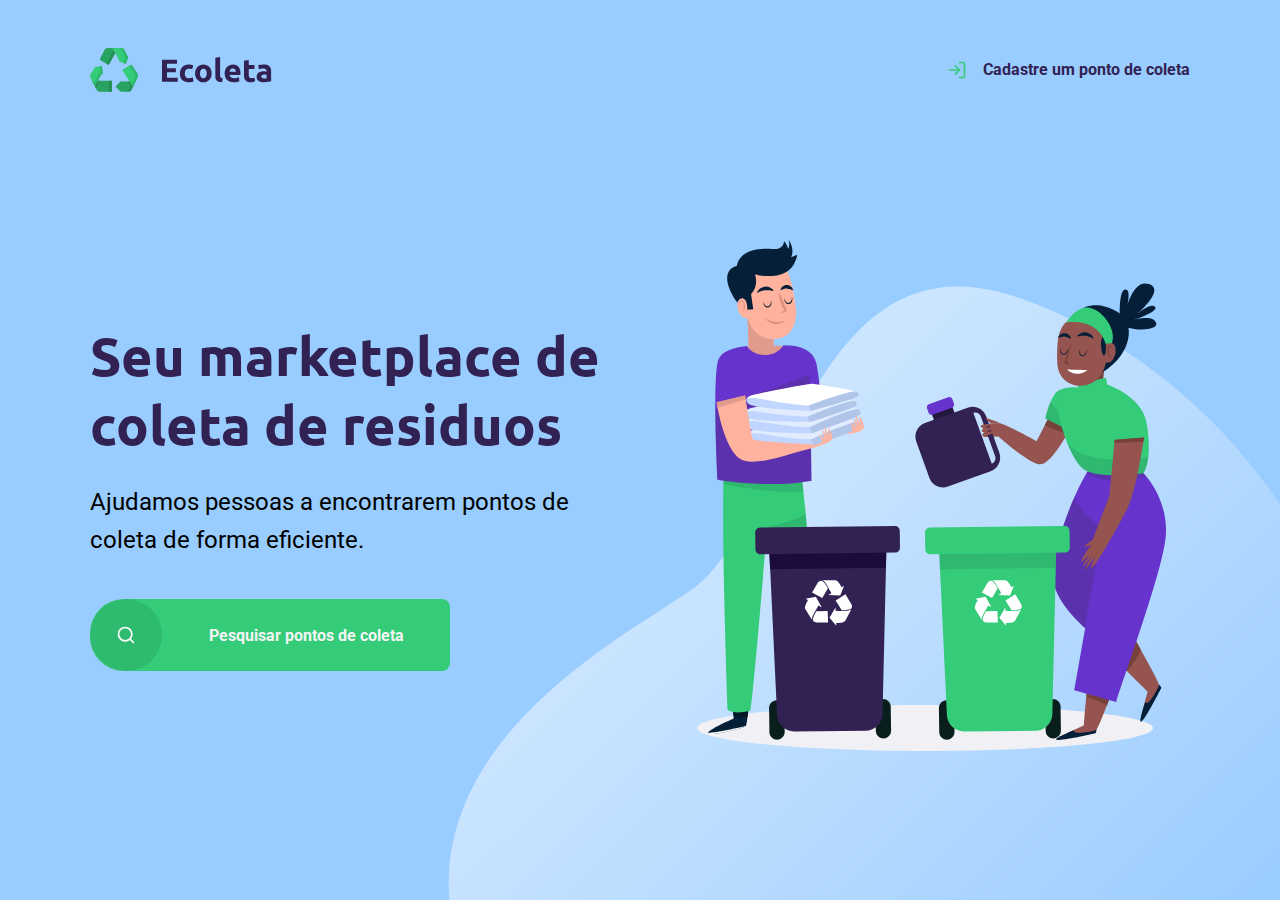
<file: index.html>
<!DOCTYPE html>
<html lang="pt_br">
<head>
    <meta charset="UTF-8">
    <meta name="viewport" content="width=device-width, initial-scale=1.0">
    <title>Ecoleta</title>

    
    <link href="https://fonts.googleapis.com/css2?family=Roboto&family=Ubuntu:wght@700&display=swap" rel="stylesheet">

    
    <link rel="stylesheet" href="/styles/main.css">
    <link rel="stylesheet" href="/styles/home.css">
    <link rel="stylesheet" href="/styles/modal.css">
    <link rel="stylesheet" href="/styles/responsive.css">
    
</head>
<body>

    <div id="page-home">

        <div class="content">

            <header>
                <img src="/assets//logo.svg" alt="Logomarca">
                <a href="/create-point.html">
                    <span></span> 
                    Cadastre um ponto de coleta 
                </a>
            </header>

            <main>
                <h1>Seu marketplace de coleta de residuos</h1>
    
    
                <p>Ajudamos pessoas a encontrarem pontos de coleta de forma eficiente.</p>
    
                <a href="#"><span></span><strong>Pesquisar pontos de coleta</strong></a>
            
            </main>
             
        
        </div>

    </div>

   
    <div id="modal" class="hide">
        <div class="content">
            <div class="header">
                <h1>Pontos de Coleta</h1>
                <a href="">Fechar</a>
            </div>
            <form action="/search-results.html">
                <label for="search">Cidade</label>
                <div class="search field">
                    <input type="text" name = search placeholder="Digite a cidade">
                    <button>
                        <img src="/assets/search.svg" alt="Buscar">
                    </button>
                </div>
            </form>
        </div>
    </div>

    <script src="scripts/index.js"></script>
</body>
</html>
</file>
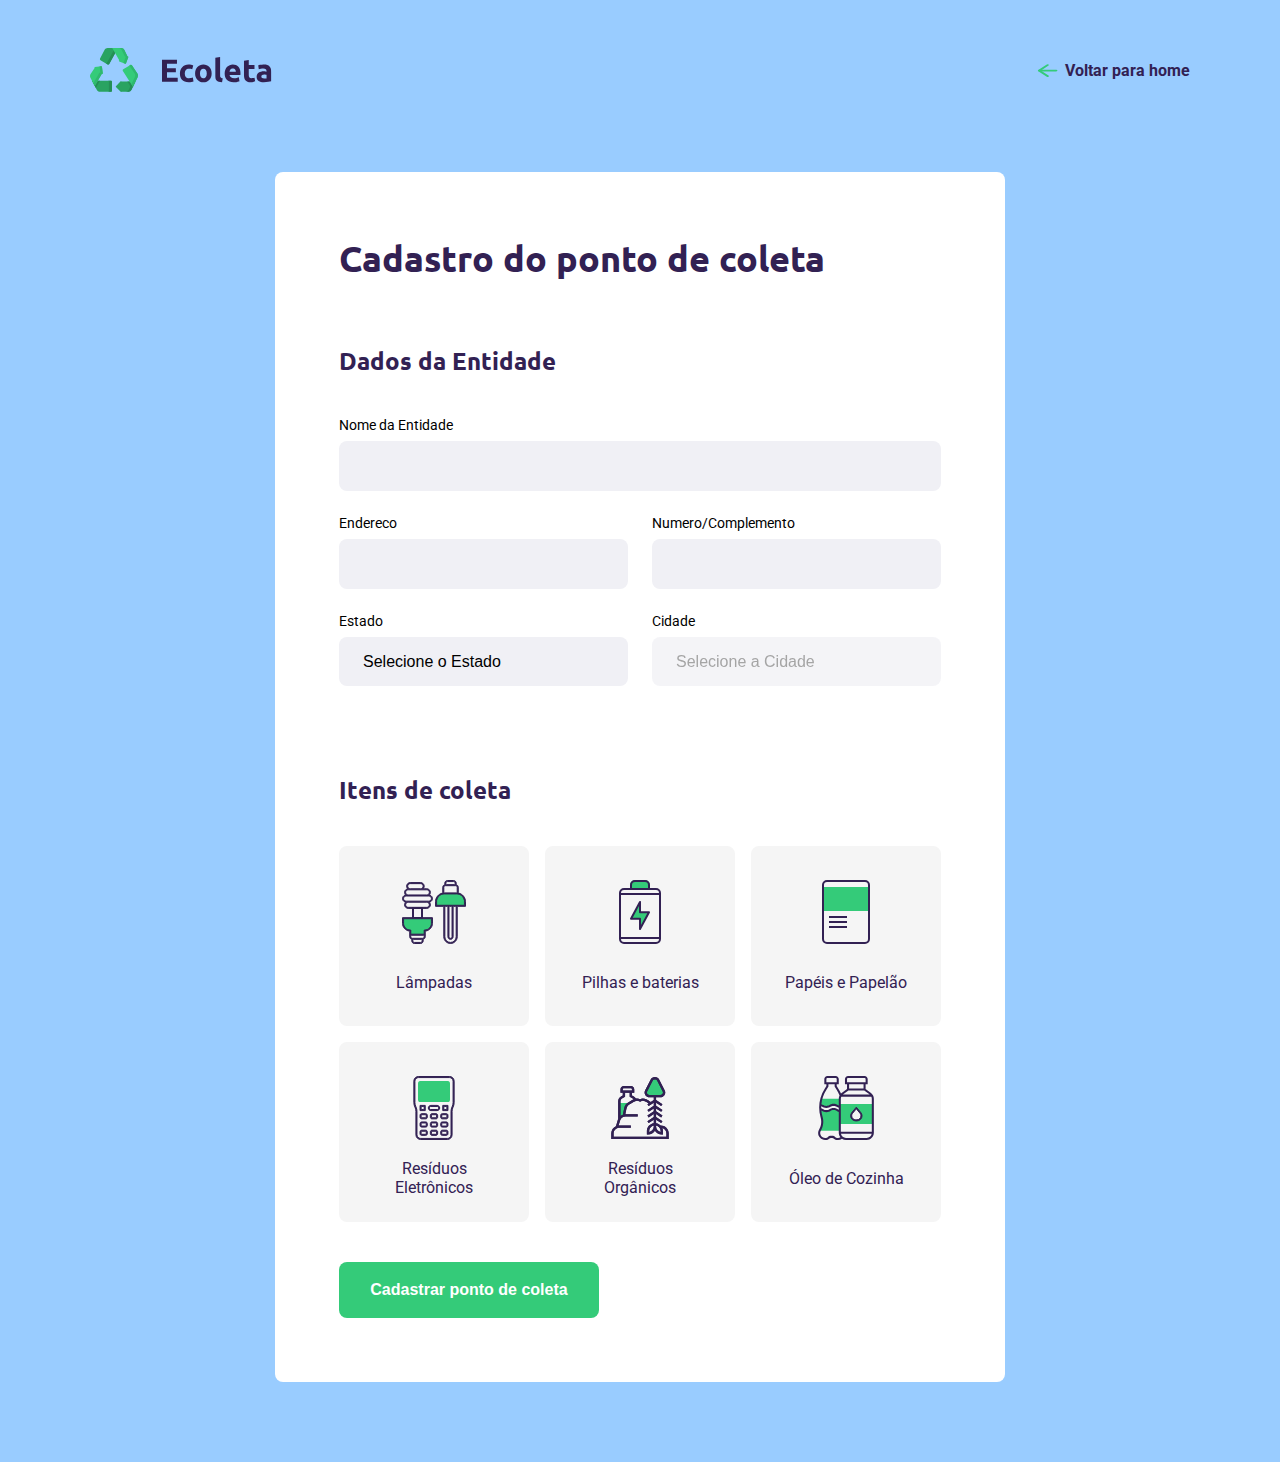
<file: create-point.html>
<!DOCTYPE html>
<html lang="pt_br">

<head>
    <meta charset="UTF-8">
    <meta name="viewport" content="width=device-width, initial-scale=1.0">
    <title>Criar um ponto de coleta</title>

    
    <link href="https://fonts.googleapis.com/css2?family=Roboto&family=Ubuntu:wght@700&display=swap" rel="stylesheet">

    
    <link rel="stylesheet" href="/styles/main.css">
    <link rel="stylesheet" href="/styles/create-point.css">
    <link rel="stylesheet" href="/styles/responsive.css">
    
</head>
<body>
  
    <div id="page-create-point">
        
        <header>
            <img src="/assets//logo.svg" alt="Logomarca">
            <a href="/index.html">
                <span></span> 
                Voltar para home 
            </a>
        </header>

        <form action="">

            <h1>Cadastro do ponto de coleta</h1>

            <fieldset>
                <legend>
                    <h2>Dados da Entidade</h2>
                </legend>

                <div class="field">
                    <label for="name">Nome da Entidade</label>
                    <input type="text" name="name" required>
                </div>

                <div class="field-group">
                    <div class="field">
                        <label for="address">Endereco</label>
                        <input type="text" name="address" required>
                    </div>  
                    <div class="field">
                        <label for="address2">Numero/Complemento</label>
                        <input type="text" name="address2" required>
                    </div>
                </div>
                    <div class="field-group">
                        
                        <div class="field">
                            
                            <label for="state">Estado</label> 
                            <select name="uf" required>
                                <option value="">Selecione o Estado</option>
                            </select>


                            <input type="hidden" name="state">
                        
                        </div>

                        <div class="field">
                            
                            <label for="city">Cidade</label>
                            <select name="city" disabled required>
                                <option value="">Selecione a Cidade</option>
                            </select>
                        
                        </div>
                    </div>
            </fieldset>

            <fieldset>
                <legend>
                    <h2>Itens de coleta</h2>
                </legend>

                <div class="items-grid">
                    <li data-id ="1">
                        <img src="assets/lampadas.svg" alt="Lâmpadas">
                        <span>Lâmpadas</span>
                    </li>

                    <li data-id ="2">
                        <img src="assets/baterias.svg" alt="Pilhas e baterias">
                        <span>Pilhas e baterias</span>
                    </li>

                    <li data-id ="3">
                        <img src="assets/papeis-papelao.svg" alt="Papéis e Papelão">
                        <span>Papéis e Papelão</span>
                    </li>

                    <li data-id ="4">
                        <img src="assets/eletronicos.svg" alt="Resíduos Eletrônicos">
                        <span>Resíduos Eletrônicos</span>
                    </li>

                    <li data-id ="5">
                        <img src="assets/organicos.svg" alt="Resíduos Orgânicos">
                        <span>Resíduos Orgânicos</span>
                    </li>

                    <li data-id ="6">
                        <img src="assets/oleo.svg" alt="Óleo de Cozinha">
                        <span>Óleo de Cozinha</span>
                    </li>
                </div>

                <input type="hidden" name="items">
            </fieldset>
            <button type="submit">Cadastrar ponto de coleta</button>
        </form>
    
    </div>
  <script src="/scripts/create-point.js"></script>
</body>
</html>
</file>
<file: styles/main.css>
:root {
    --title-color: #322153;
    --primary-color: #34cb79
}

* {
    margin: 0;
    padding: 0;
    box-sizing: border-box;
}


html{
    font-family: Roboto, sans-serif;
}

body {
    background: #99ccff;

    -webkit-font-smoothing: antialised;
}

a {
    text-decoration: none;
}

h1, h2, h3, h4, h5, h6 {
    font-family: Ubuntu, sans-serif;
    color: var(--title-color);
}

/* BOX MODEL 
Modelo de caixa
Toda caixa tem largura altura, espacamento,preenchimentos,
bordas,cor,fundo, maneira que eh vista pelo html (display)
Alinhamentos
*/
</file>
<file: styles/home.css>
#page-home {
    height: 100vh;

    background: url('../assets/home-background.svg') no-repeat;
    background-position: 35vw bottom;
}



#page-home .content {
    width: 90%;
    max-width: 1100px;
    height: 100%;

    margin: 0 auto;

    display: flex;
    flex-direction: column;
}


#page-home header {
    display: flex;
    align-items: center;
    justify-content: space-between;
    margin-top: 48px;
}

#page-home header a {
    display: flex;

    color: var(--title-color);
    font-weight: 700;
}

#page-home header a span {
    margin-right: 16px;
    display: flex;

    background-image: url('../assets/log-in.svg');

    width: 20px;
    height: 20px;
}

#page-home main {
    max-width: 560px;

    flex: 1;
    
    display: flex;
    flex-direction: column;
    justify-content: center;
}

#page-home main h1 {
    font-size: 54px;
    
}

#page-home main p {
    font-size: 24px;
    line-height: 38px;


    margin-top: 24px;
    margin-right: 50px;
}

#page-home main a {
    width: 100%;
    max-width: 360px;
    height: 72px;

    border-radius: 8px;
    border-bottom-left-radius: 34px;
    border-top-left-radius: 34px;
    margin-top: 40px;
    
    display: flex;
    align-items: center;

    background: var(--primary-color);

    transition: 500ms;
  
}

#page-home main a:hover {
    background-color: #2fb86e;
}

#page-home main a span {
    width: 72px;
    height: 72px;

    display: flex;
    align-items: center;
    justify-content: center;

    border-radius: 100%;
    
    background-color: rgba(0, 0, 0, 0.08);
}

#page-home main a span::after {
    content: "";
    background-image: url('../assets/search.svg');

    width: 20px;
    height: 20px;

}

#page-home main a strong {
    flex: 1;
    color: whitesmoke;

    text-align: center;
}
</file>
<file: styles/modal.css>
#modal {
    background-color: #0E0A14ef;
    height: 100vh;
    width: 100vw;

    position: fixed;
    top: 0;

    display: flex;
    justify-content: center;
    align-items: center; 

    transition: 400ms;
}  
#modal.hide {
    display: none;
}

#modal .content {
    color: white;

    width: 420px;
}

#modal .header {
    display: flex;
    align-items: center;
    justify-content: space-between;
    margin-bottom: 48px;
} 

#modal .header a {
    background-image: url("/assets/x.svg");
    
    width: 20px;
    height: 20px;

    display: flex;

    font-size: 0.01px;
}

#modal .header h1 {
    color: white;

    font-size: 36px;
    line-height: 42px;

    
}

#modal form label {
    font-size: 14px;
    line-height: 16px;

    display: block;

    margin-bottom: 8px;

}

#modal form .field {
    display: flex;
}

#modal form input {
    flex: 1;
    background-color: #f0f0f5;

    border-radius: 8px 0 0 8px;
    border: 0;
    
    padding: 16px 24px;
    
    font-size: 16px;
    color: #6c6c80;
}

#modal form button {
    width: 72px;
    height: 72px;

    background-color: var(--primary-color);

    border: 0;
    border-radius: 0 8px 8px 0;

}

#modal form button:hover {
    background-color: #2fb85e;
}
</file>
<file: styles/responsive.css>
@media (max-width: 900px) {
    #page-home {
        background-position-x: 70vw ;
    }

    #page-home .content {
        align-items: center;
        text-align: center;
    }

    #page-home header a {
        position: absolute;
        bottom: 48px;

        left: 50%;
        transform: translateX(-50%);


    }

    #page-home main {
        align-items: center;
    }
}

@media (min-width: 1700px) {
    #page-home {
        background-position-x: 40vw ;
    }
}

@media (max-height: 760px) {
    #page-home {
        background-position-y: 200px ;
    }
}

@media (min-height: 950px) {
    #page-home {
        background-position-y: 200px ;
    }
}

@media (max-width: 690px) {
    form .field-group {
        flex-direction: column;
    }
    form .field-group .field + .field {
        margin-left: 0px;
    }
}
</file>
<file: styles/create-point.css>
#page-create-point {
    width: 90%;
    max-width: 1100px;

    margin: 0 auto;
}

#page-create-point header {
    margin-top: 48px;

    display: flex;
    justify-content: space-between;
    align-items: center;
}

#page-create-point header a {
    color: var(--title-color);
    font-weight: bold;

    display: flex;
    align-items: center;
}

#page-create-point header a span {
    margin-right: 5px;
    background-image: url('../assets/arrow-left (9).svg');

    display: flex;
    
    width: 27px;
    height: 17.5px;

}

form {
    background-color: #ffffff;
    /* Alinhamento de caixa */
    margin: 80px auto;
    
    padding: 64px;
    

    border-radius: 8px;

    max-width: 730px;
    
    box-sizing: border-box;
}

form h1 {
    font-size: 36px;
}

form fieldset {
    margin-top: 64px;
    
    border: 0;
}

form legend {
    margin-bottom: 40px;

}

form legend h2 {
    font-size: 24px;
}

form .field {
    flex: 1;
    display: flex;
    flex-direction: column;

    margin-bottom: 24px;
}

form .field-group {
    display: flex;
    
    

}

form input,
form select {
    background-color: #f0f0f5;

    border: 0;
    padding: 16px 24px;
    font-size: 16px;

    border-radius:  8px;

}

form select {
    -webkit-appearance: none;
    -moz-appearance: none;
    appearance: none;
}

form label {
    font-size: 14px;
    margin-bottom: 8px;
}

form .field-group .field + .field {
    margin-left: 24px;
}

form button {
    width: 260px;
    height: 56px;

    background-color: var(--primary-color);
    border-radius: 8px;

    color: white;
    font-weight: bold;
    font-size: 16px;

    border: 0;
    
    margin-top: 40px;

    transition: background-color 600ms;
    
    
    
}

form button:hover {
    background-color: #2fb86e;
}


.items-grid {
    display: grid;
    grid-template-columns: 1fr 1fr 1fr;
    gap: 16px
}

.items-grid li {
    background-color: #f5f5f5;
    list-style: none;
    

    border: 2px solid #f5f5f5;
    border-radius: 8px;
    height: 180px;

    padding: 32px 24px 16px;


    display: flex;
    flex-direction: column;
    align-items: center;
    justify-content: space-between;

    text-align: center;

    cursor: pointer;
}

.items-grid li span {
    margin-top: 12px;
    flex: 1;

    display: flex;
    align-items: center;

    color: var(--title-color    )
}

.items-grid li.selected {
    background: #e1faec;
    border: 2px solid #34cb79;
}

.items-grid li img,
.items-grid li span {
    pointer-events: none;
}
</file>
